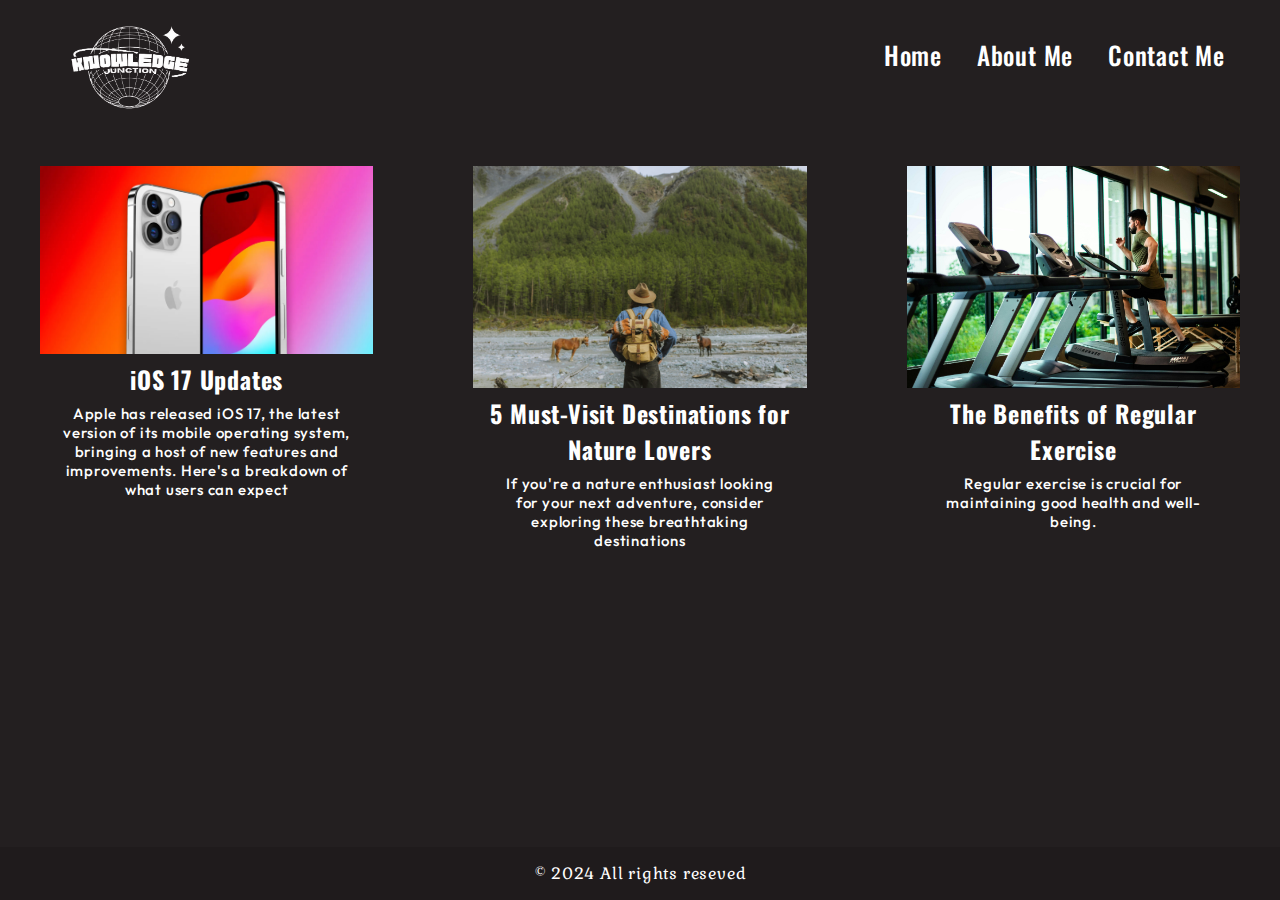
<file: src/index.html>
<!DOCTYPE html>
<html lang="en">
<head>
    <meta charset="UTF-8">
    <meta name="viewport" content="width=device-width, initial-scale=1.0">
    <title>Knowlege Junction</title>
    <link rel="stylesheet" href="assets/css/style.css">
</head>

<body>
    <nav>
        <div class="logo">
            <a href="index.html"><img src="assets/images/logo.png" alt="logo"></a>
        </div>

        <ul>
            <li ><a href="index.html" class="home">Home</a></li>
            <li><a href="#">About Me</a></li>
            <li><a href="#">Contact Me</a></li>
        </ul>
    </nav>

    <main>
        <div class="container">

            <a href="blog-posts/post1.html">
                <div class="post1">
                    <img src="assets/images/iOS-17.jpg" alt="iphone image">
                    <h2>iOS 17 Updates</h2>
                    <p>Apple has released iOS 17, the latest version of its mobile operating system, bringing a host of new features and improvements. Here's a breakdown of what users can expect</p>
                </div>
            </a>

            <a href="blog-posts/post2.html">
                <div class="post2">
                    <img src="assets/images/nature.jpg" alt="nature image">
                    <h2>5 Must-Visit Destinations for Nature Lovers</h2>
                    <p>If you're a nature enthusiast looking for your next adventure, consider exploring these breathtaking destinations</p>
                </div>
            </a>

            <a href="blog-posts/post3.html">
                <div class="post3">
                    <img src="assets/images/training.jpg" alt="training image">
                    <h2>The Benefits of Regular Exercise</h2>
                    <p>Regular exercise is crucial for maintaining good health and well-being.</p>
                </div>
            </a>

        </div>
    </main>

    <footer>
        <p> &copy; 2024 All rights reseved</p>
    </footer>

</body>
</html>
</file>
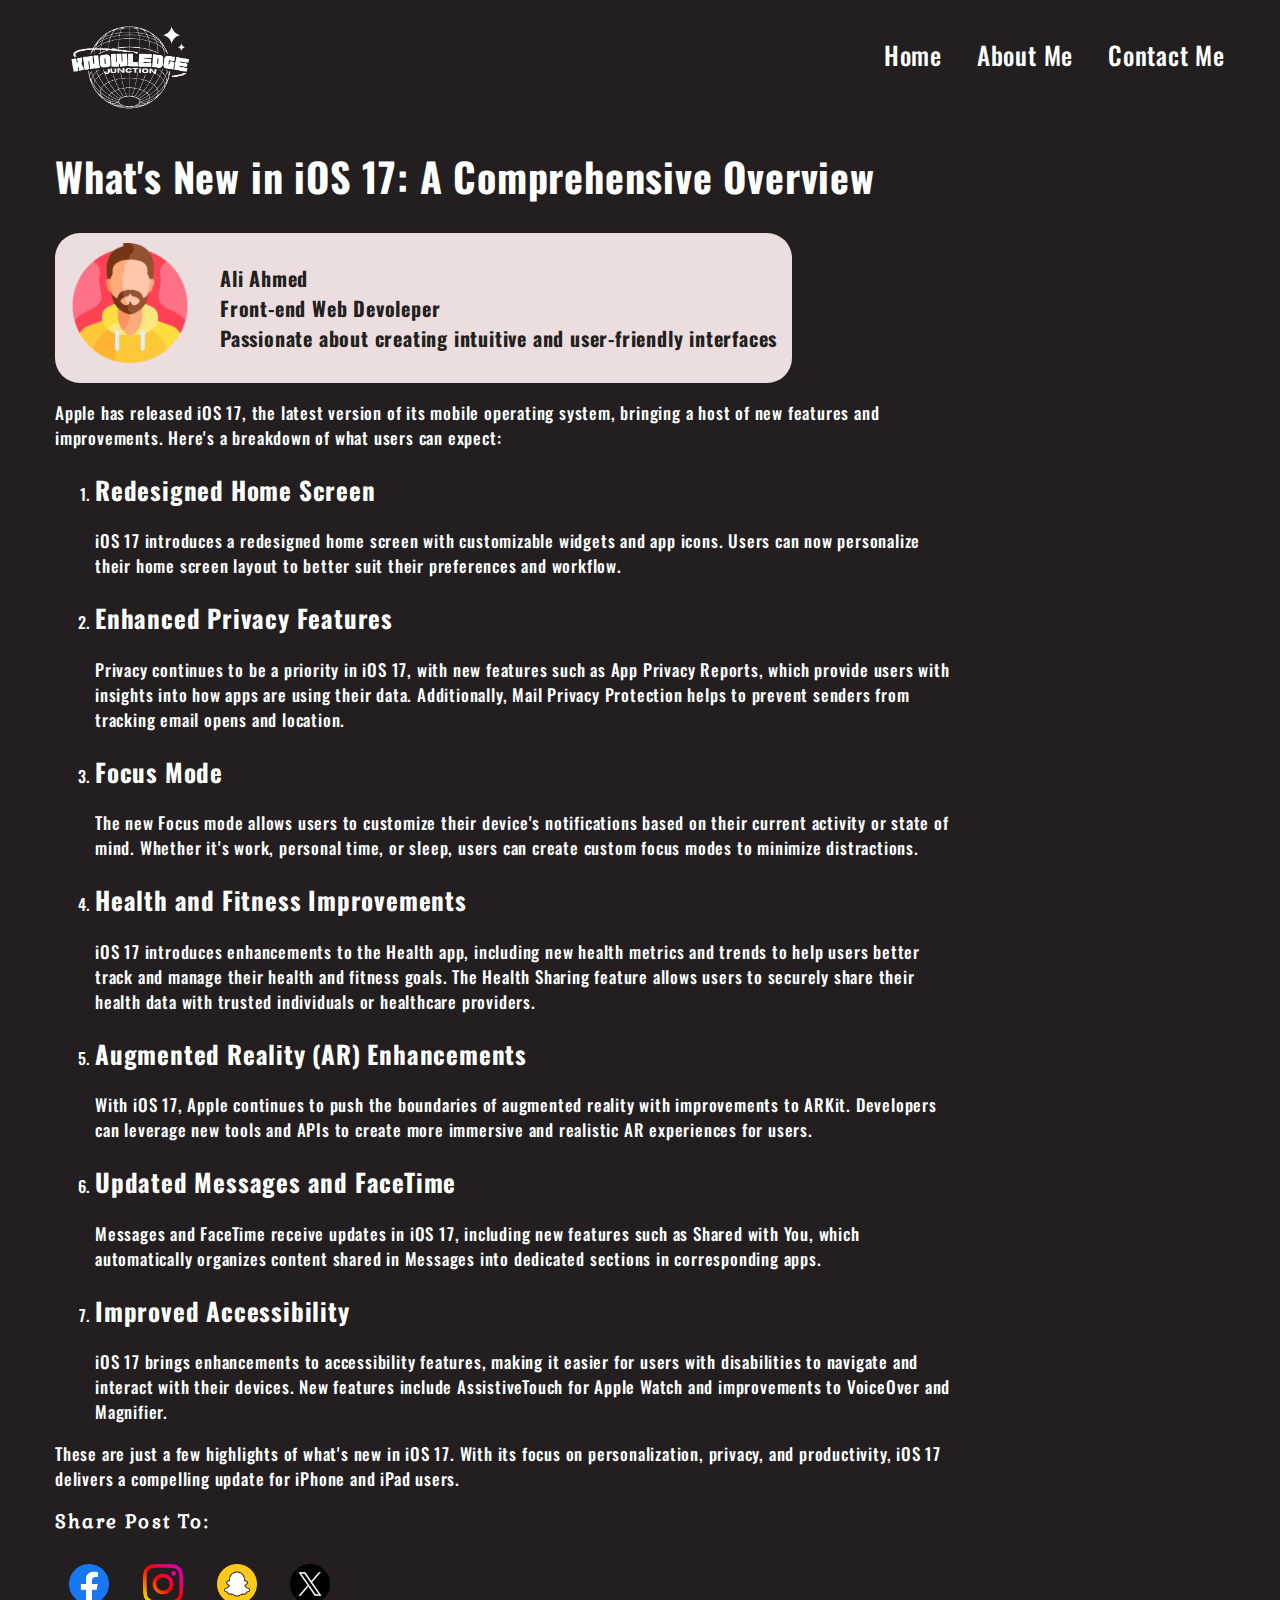
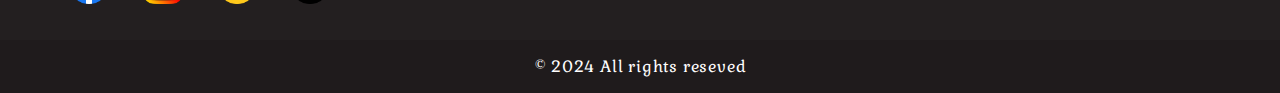
<file: src/blog-posts/post1.html>
<!DOCTYPE html>
<html lang="en">
<head>
    <meta charset="UTF-8">
    <meta name="viewport" content="width=device-width, initial-scale=1.0">
    <title>iOS 17</title>
    <link rel="stylesheet" href="../assets/css/style.css">
</head>
<body>

    <nav>
        <div class="logo">
            <a href="../index.html"><img src="../assets/images/logo.png" alt="logo"></a>
        </div>

        <ul>
            <li ><a href="../index.html">Home</a></li>
            <li><a href="#">About Me</a></li>
            <li><a href="#">Contact Me</a></li>
        </ul>
    </nav>

    <article>

        <h1>What's New in iOS 17: A Comprehensive Overview</h1>

        <div class="info-container">
            <div>
                <img class="author-photo" src="../assets/images/man.png" alt="author photo">
            </div>

            <div class="author-info">
                <ul>
                    <li>Ali Ahmed</li>
                    <li>Front-end Web Devoleper</li>
                    <li>Passionate about creating intuitive and user-friendly interfaces</li>
                </ul>
            </div>
        </div>

        <p>Apple has released iOS 17, the latest version of its mobile operating system, bringing a host of new features and improvements. Here's a breakdown of what users can expect:</p>
        <ol>
            <li>
                <h2>Redesigned Home Screen</h2>
                <p>iOS 17 introduces a redesigned home screen with customizable widgets and app icons. Users can now personalize their home screen layout to better suit their preferences and workflow.</p>
            </li>
            <li>
                <h2>Enhanced Privacy Features</h2>
                <p>Privacy continues to be a priority in iOS 17, with new features such as App Privacy Reports, which provide users with insights into how apps are using their data. Additionally, Mail Privacy Protection helps to prevent senders from tracking email opens and location.</p>
            </li>
            <li>
                <h2>Focus Mode</h2>
                <p>The new Focus mode allows users to customize their device's notifications based on their current activity or state of mind. Whether it's work, personal time, or sleep, users can create custom focus modes to minimize distractions.</p>
            </li>
            <li>
                <h2>Health and Fitness Improvements</h2>
                <p>iOS 17 introduces enhancements to the Health app, including new health metrics and trends to help users better track and manage their health and fitness goals. The Health Sharing feature allows users to securely share their health data with trusted individuals or healthcare providers.</p>
            </li>
            <li>
                <h2>Augmented Reality (AR) Enhancements</h2>
                <p>With iOS 17, Apple continues to push the boundaries of augmented reality with improvements to ARKit. Developers can leverage new tools and APIs to create more immersive and realistic AR experiences for users.</p>
            </li>
            <li>
                <h2>Updated Messages and FaceTime</h2>
                <p>Messages and FaceTime receive updates in iOS 17, including new features such as Shared with You, which automatically organizes content shared in Messages into dedicated sections in corresponding apps.</p>
            </li>
            <li>
                <h2>Improved Accessibility</h2>
                <p>iOS 17 brings enhancements to accessibility features, making it easier for users with disabilities to navigate and interact with their devices. New features include AssistiveTouch for Apple Watch and improvements to VoiceOver and Magnifier.</p>
            </li>
        </ol>
        <p>These are just a few highlights of what's new in iOS 17. With its focus on personalization, privacy, and productivity, iOS 17 delivers a compelling update for iPhone and iPad users.</p>
        
        <h3>Share Post To:</h3>
        <ul>
            <li ><a href="https://www.facebook.com/" target="_blank"><img src="../assets/images/facebook.png" alt="facebook"></a></li>
            <li><a href="https://www.instagram.com/" target="_blank"><img src="../assets/images/instagram.png" alt="instagram"></a></li>
            <li><a href="https://www.snapchat.com/" target="_blank"><img src="../assets/images/snapchat.png" alt="snapchat"></a></li>
            <li><a href="https://twitter.com/?lang=en" target="_blank"><img src="../assets/images/twitter.png" alt="X"></a></li>
        </ul>
    </article>

    <footer>
        <p> &copy; 2024 All rights reseved</p>
    </footer>

</body>
</html>
</file>
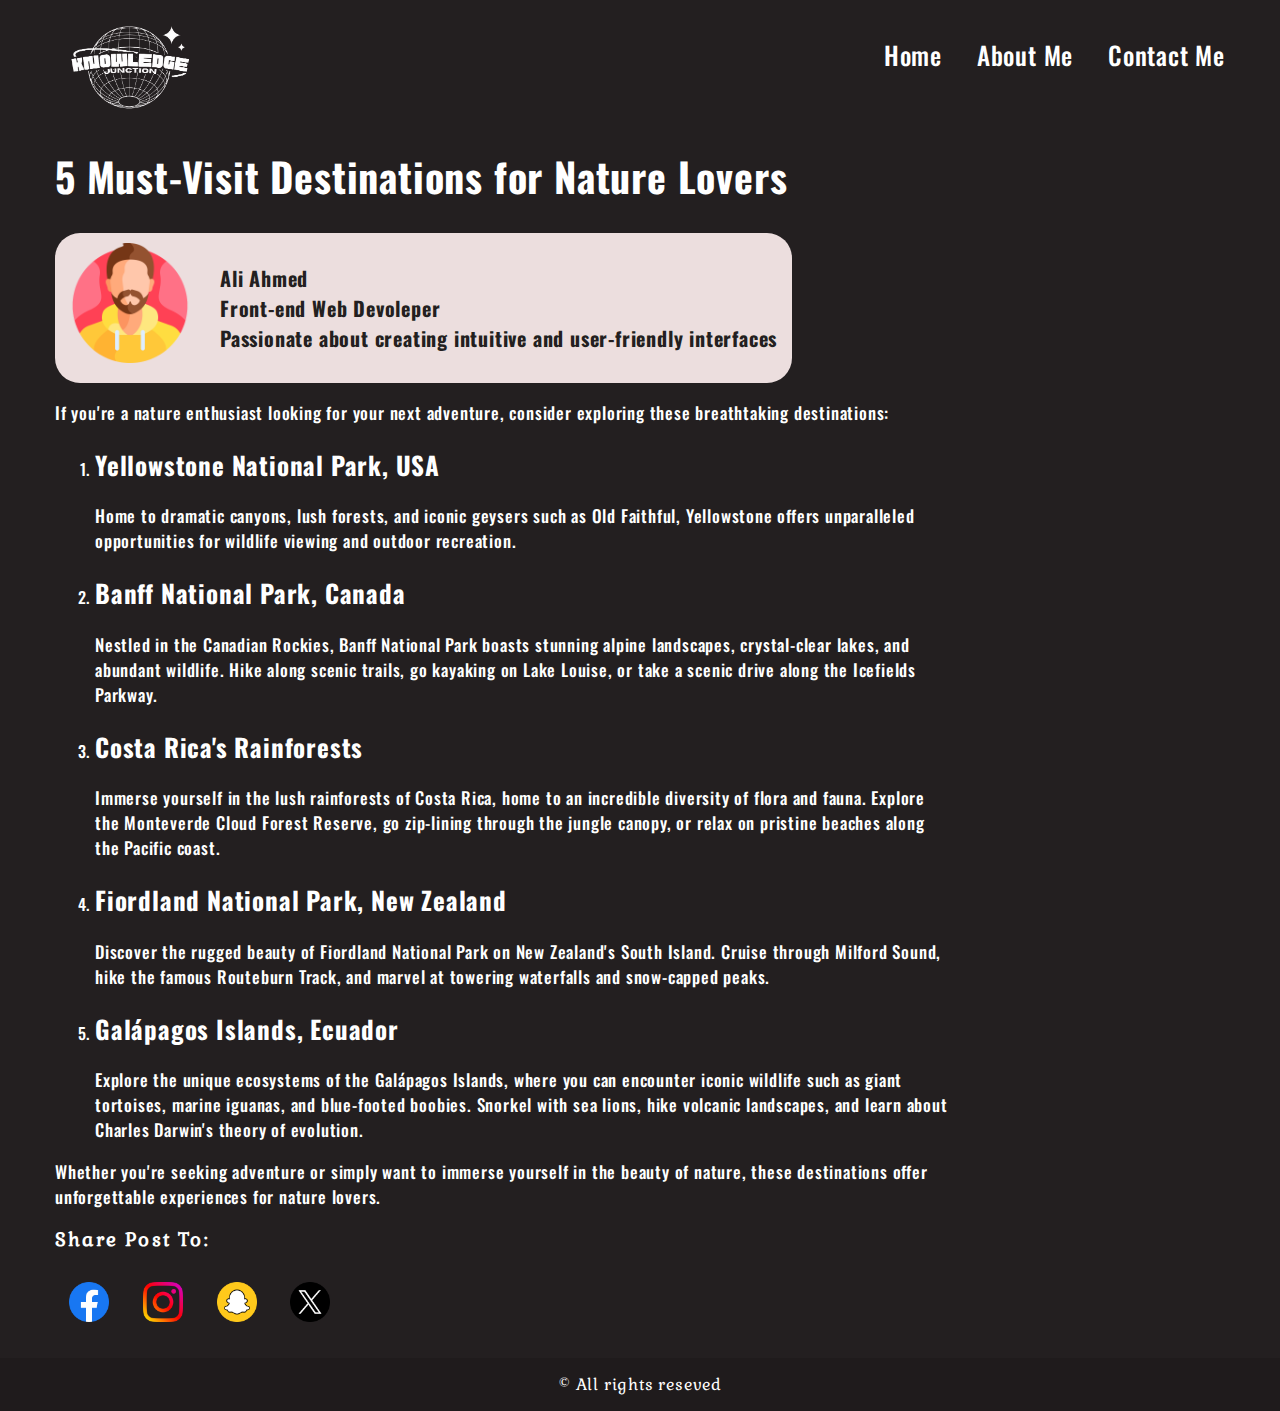
<file: src/blog-posts/post2.html>
<!DOCTYPE html>
<html lang="en">
<head>
    <meta charset="UTF-8">
    <meta name="viewport" content="width=device-width, initial-scale=1.0">
    <title>Visit Destinations</title>
    <link rel="stylesheet" href="../assets/css/style.css">
</head>

<body>

    <nav>
        <div class="logo">
            <a href="../index.html"><img src="../assets/images/logo.png" alt="logo"></a>
        </div>
        <ul>
            <li><a href="../index.html">Home</a></li>
            <li><a href="#">About Me</a></li>
            <li><a href="#">Contact Me</a></li>
        </ul>
    </nav>

    <article>
        <h1>5 Must-Visit Destinations for Nature Lovers</h1>
        <div class="info-container">
            <div>
                <img class="author-photo" src="../assets/images/man.png" alt="author photo">
            </div>
            <div class="author-info">
                <ul>
                    <li>Ali Ahmed</li>
                    <li>Front-end Web Devoleper</li>
                    <li>Passionate about creating intuitive and user-friendly interfaces</li>
                </ul>
            </div>
        </div>

        <p>If you're a nature enthusiast looking for your next adventure, consider exploring these breathtaking destinations:</p>
        <ol>
            <li>
                <h2>Yellowstone National Park, USA</h2>
                <p>Home to dramatic canyons, lush forests, and iconic geysers such as Old Faithful, Yellowstone offers unparalleled opportunities for wildlife viewing and outdoor recreation.</p>
            </li>
            <li>
                <h2>Banff National Park, Canada</h2>
                <p>Nestled in the Canadian Rockies, Banff National Park boasts stunning alpine landscapes, crystal-clear lakes, and abundant wildlife. Hike along scenic trails, go kayaking on Lake Louise, or take a scenic drive along the Icefields Parkway.</p>
            </li>
            <li>
                <h2>Costa Rica's Rainforests</h2>
                <p>Immerse yourself in the lush rainforests of Costa Rica, home to an incredible diversity of flora and fauna. Explore the Monteverde Cloud Forest Reserve, go zip-lining through the jungle canopy, or relax on pristine beaches along the Pacific coast.</p>
            </li>
            <li>
                <h2>Fiordland National Park, New Zealand</h2>
                <p>Discover the rugged beauty of Fiordland National Park on New Zealand's South Island. Cruise through Milford Sound, hike the famous Routeburn Track, and marvel at towering waterfalls and snow-capped peaks.</p>
            </li>
            <li>
                <h2>Galápagos Islands, Ecuador</h2>
                <p>Explore the unique ecosystems of the Galápagos Islands, where you can encounter iconic wildlife such as giant tortoises, marine iguanas, and blue-footed boobies. Snorkel with sea lions, hike volcanic landscapes, and learn about Charles Darwin's theory of evolution.</p>
            </li>
        </ol>
        <p>Whether you're seeking adventure or simply want to immerse yourself in the beauty of nature, these destinations offer unforgettable experiences for nature lovers.</p>

        <h3>Share Post To:</h3>
        <ul>
            <li ><a href="https://www.facebook.com/" target="_blank"><img src="../assets/images/facebook.png" alt="facebook"></a></li>
            <li><a href="https://www.instagram.com/" target="_blank"><img src="../assets/images/instagram.png" alt="instagram"></a></li>
            <li><a href="https://www.snapchat.com/" target="_blank"><img src="../assets/images/snapchat.png" alt="snapchat"></a></li>
            <li><a href="https://twitter.com/?lang=en" target="_blank"><img src="../assets/images/twitter.png" alt="X"></a></li>
        </ul>
    </article>

    <footer>
        <p> &copy; All rights reseved</p>
    </footer>

</body>
</html>
</file>
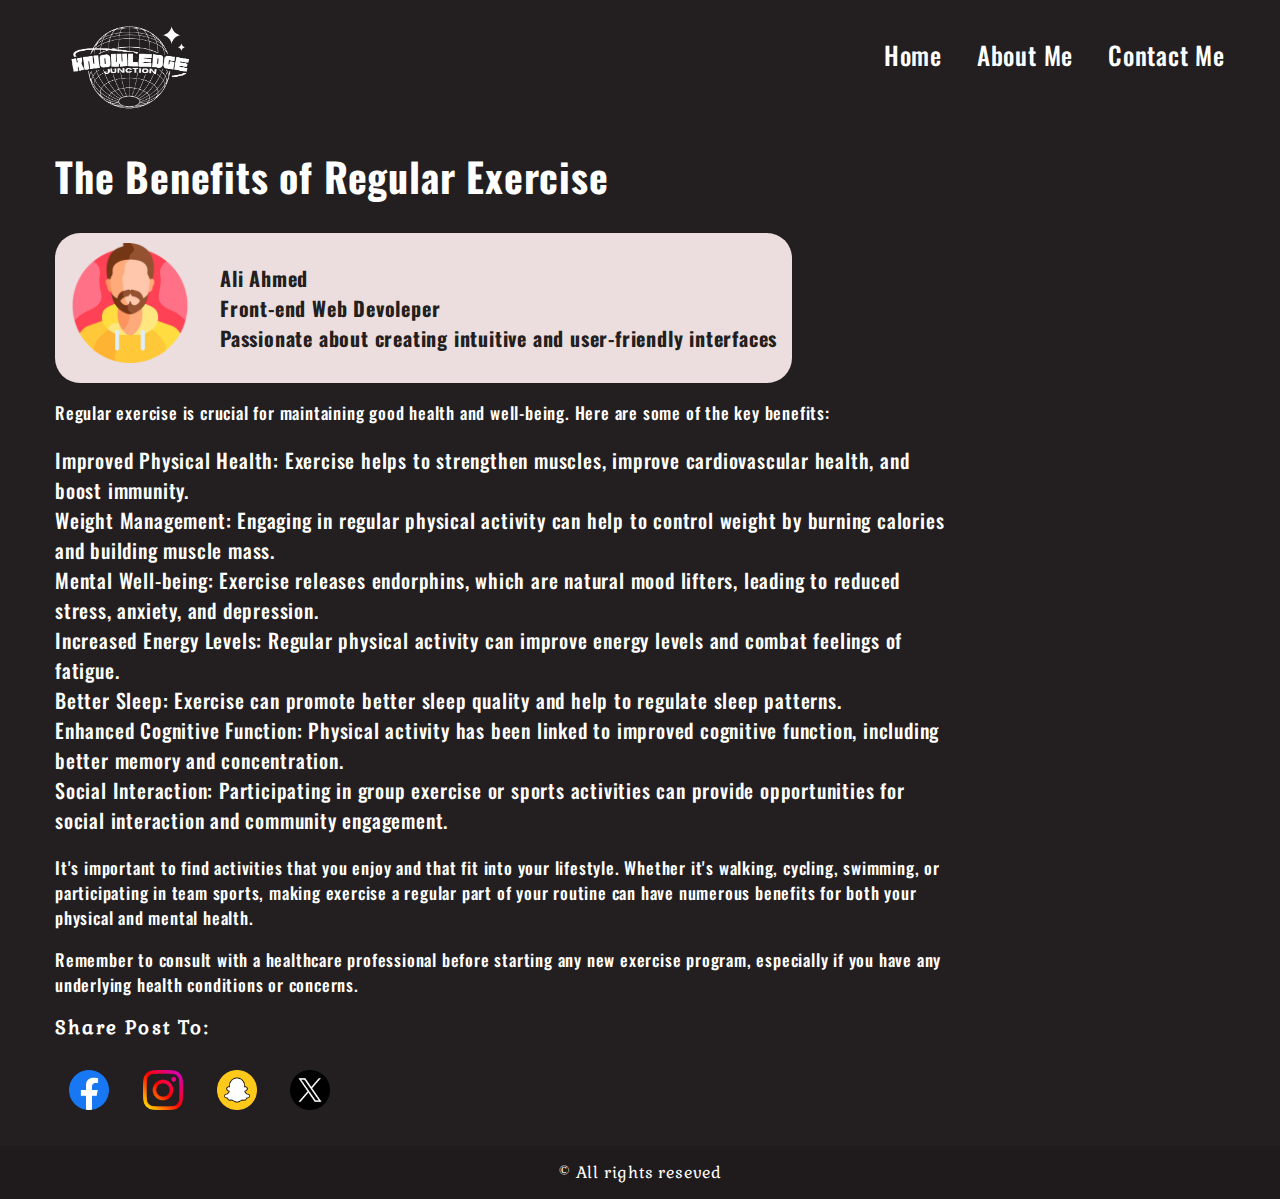
<file: src/blog-posts/post3.html>
<!DOCTYPE html>
<html lang="en">
<head>
    <meta charset="UTF-8">
    <meta name="viewport" content="width=device-width, initial-scale=1.0">
    <title>Exercise Benefits</title>
    <link rel="stylesheet" href="../assets/css/style.css">
</head>
<body>

    <nav>
        <div class="logo">
            <a href="../index.html"><img src="../assets/images/logo.png" alt="logo"></a>
        </div>
        <ul>
            <li><a href="../index.html">Home</a></li>
            <li><a href="#">About Me</a></li>
            <li><a href="#">Contact Me</a></li>
        </ul>
    </nav>
    
    <article>
        <h1>The Benefits of Regular Exercise</h1>
        <div class="info-container">
            <div>
                <img class="author-photo" src="../assets/images/man.png" alt="author photo">
            </div>
            <div class="author-info">
                <ul>
                    <li>Ali Ahmed</li>
                    <li>Front-end Web Devoleper</li>
                    <li>Passionate about creating intuitive and user-friendly interfaces</li>
                </ul>
            </div>
        </div>

        <p>Regular exercise is crucial for maintaining good health and well-being. Here are some of the key benefits:</p>
        <ul>
            <li>Improved Physical Health: Exercise helps to strengthen muscles, improve cardiovascular health, and boost immunity.</li>
            <li>Weight Management: Engaging in regular physical activity can help to control weight by burning calories and building muscle mass.</li>
            <li>Mental Well-being: Exercise releases endorphins, which are natural mood lifters, leading to reduced stress, anxiety, and depression.</li>
            <li>Increased Energy Levels: Regular physical activity can improve energy levels and combat feelings of fatigue.</li>
            <li>Better Sleep: Exercise can promote better sleep quality and help to regulate sleep patterns.</li>
            <li>Enhanced Cognitive Function: Physical activity has been linked to improved cognitive function, including better memory and concentration.</li>
            <li>Social Interaction: Participating in group exercise or sports activities can provide opportunities for social interaction and community engagement.</li>
        </ul>
        <p>It's important to find activities that you enjoy and that fit into your lifestyle. Whether it's walking, cycling, swimming, or participating in team sports, making exercise a regular part of your routine can have numerous benefits for both your physical and mental health.</p>
        <p>Remember to consult with a healthcare professional before starting any new exercise program, especially if you have any underlying health conditions or concerns.</p>

        <h3>Share Post To:</h3>
        <ul>
            <li ><a href="https://www.facebook.com/" target="_blank"><img src="../assets/images/facebook.png" alt="facebook"></a></li>
            <li><a href="https://www.instagram.com/" target="_blank"><img src="../assets/images/instagram.png" alt="instagram"></a></li>
            <li><a href="https://www.snapchat.com/" target="_blank"><img src="../assets/images/snapchat.png" alt="snapchat"></a></li>
            <li><a href="https://twitter.com/?lang=en" target="_blank"><img src="../assets/images/twitter.png" alt="X"></a></li>
        </ul>
    </article>

    <footer>
        <p> &copy; All rights reseved</p>
    </footer>

</body>
</html>
</file>
<file: src/assets/css/style.css>
@import url("post.css");
@import url("home.css");
@import url('https://fonts.googleapis.com/css2?family=Oswald:wght@200..700&display=swap');
@import url('https://fonts.googleapis.com/css2?family=Gabriela&family=Oswald:wght@200..700&display=swap');
@import url('https://fonts.googleapis.com/css2?family=Gabriela&family=Oswald:wght@200..700&family=Outfit:wght@100..900&display=swap');

/* Header */
nav {
    display: flex;
    justify-content: space-between;
    margin: 10px 30px;
}

/* Content */
body {
    margin: 0;
    background-color: #231f20;
    font-family: "Oswald", sans-serif;
    font-weight: 500;
    letter-spacing: 0.8px;
    color: white;
    min-height: 100vh;
    display: flex;
    flex-direction: column;
}

.logo img {
    width: 88px;
}

ul {
    list-style-type: none;
    padding: 0;
}

ul li {
    display: inline-block;
}

ul li a{
    margin: 0 4px;
    font-size: 20px;
}

a {
    text-decoration: none;
    text-align: center;
    color: white;
}

nav ul li a:hover {
    color: #54595a;
    transition: 0.3s;
}

/* Footer */
footer {
    font-family: "Gabriela", serif;
    margin-top: auto;
    background-color: #1f1b1c;
    width: 100%;
    text-align: center;
}

@media (min-width:500px) {
    nav {
        margin: 20px 40px 30px;
    }
    .logo img {
        width: 120px;
        margin-left: 30px;
    }
    nav ul li a {
        font-size: 25px;
        margin: 15px;
    }
}
</file>
